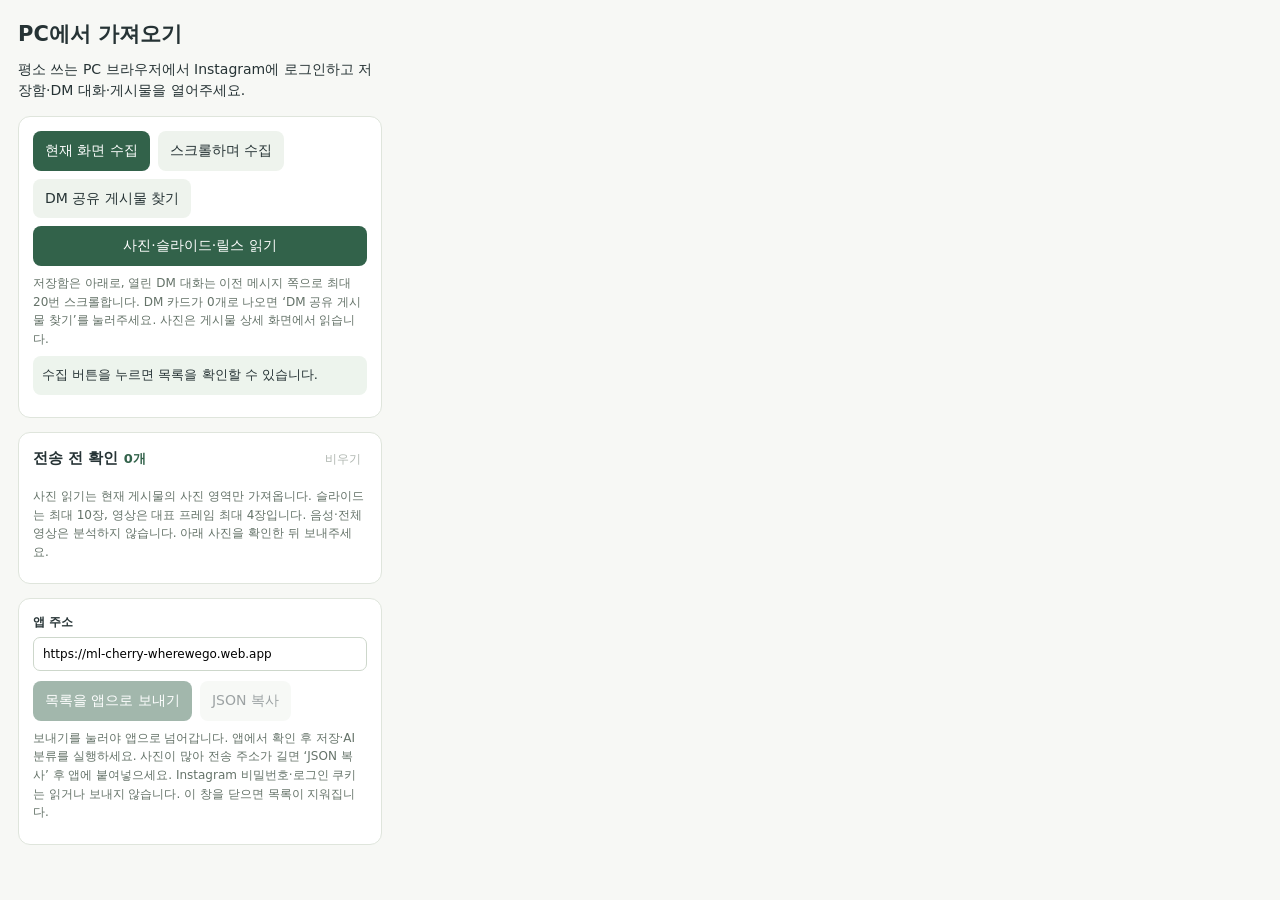
<file: extension/popup.html>
<!doctype html>
<html lang="ko"><head><meta charset="utf-8"><meta name="viewport" content="width=device-width,initial-scale=1"><title>Wherewego PC 수집</title><link rel="stylesheet" href="popup.css"></head>
<body><header><h1>PC에서 가져오기</h1><p>평소 쓰는 PC 브라우저에서 Instagram에 로그인하고 저장함·DM 대화·게시물을 열어주세요.</p></header>
<section aria-label="수집"><div class="actions"><button id="captureCurrent" type="button">현재 화면 수집</button><button id="captureScroll" type="button" class="secondary">스크롤하며 수집</button><button id="captureDm" type="button" class="secondary">DM 공유 게시물 찾기</button><button id="captureMedia" type="button">사진·슬라이드·릴스 읽기</button></div>
<p class="hint">저장함은 아래로, 열린 DM 대화는 이전 메시지 쪽으로 최대 20번 스크롤합니다. DM 카드가 0개로 나오면 ‘DM 공유 게시물 찾기’를 눌러주세요. 사진은 게시물 상세 화면에서 읽습니다.</p>
<p id="status" role="status" aria-live="polite">수집 버튼을 누르면 목록을 확인할 수 있습니다.</p></section>
<section aria-label="전송 전 확인"><div class="review-heading"><h2>전송 전 확인 <span id="count">0개</span></h2><button id="clear" type="button" class="text-button" disabled>비우기</button></div>
<ul id="review" aria-label="수집된 항목"></ul><p class="hint">사진 읽기는 현재 게시물의 사진 영역만 가져옵니다. 슬라이드는 최대 10장, 영상은 대표 프레임 최대 4장입니다. 음성·전체 영상은 분석하지 않습니다. 아래 사진을 확인한 뒤 보내주세요.</p></section>
<section aria-label="앱으로 가져오기"><label for="appUrl">앱 주소</label><input id="appUrl" type="url" value="https://ml-cherry-wherewego.web.app" spellcheck="false">
<div class="actions"><button id="send" type="button" disabled>목록을 앱으로 보내기</button><button id="copy" type="button" class="secondary" disabled>JSON 복사</button></div>
<p class="hint">보내기를 눌러야 앱으로 넘어갑니다. 앱에서 확인 후 저장·AI 분류를 실행하세요. 사진이 많아 전송 주소가 길면 ‘JSON 복사’ 후 앱에 붙여넣으세요. Instagram 비밀번호·로그인 쿠키는 읽거나 보내지 않습니다. 이 창을 닫으면 목록이 지워집니다.</p></section>
<script src="popup.js"></script></body></html>
</file>
<file: extension/popup.css>
*{box-sizing:border-box}body{width:400px;margin:0;padding:18px;font:14px/1.55 system-ui,-apple-system,sans-serif;color:#263335;background:#f7f8f5}h1{margin:0 0 8px;font-size:21px}h2{margin:0;font-size:15px}p{margin:8px 0}section{margin-top:14px;padding:14px;background:white;border:1px solid #dfe5dc;border-radius:12px}.actions{display:flex;gap:8px;flex-wrap:wrap}button{font:inherit;padding:9px 12px;border:0;border-radius:8px;background:#32624a;color:white;cursor:pointer}button.secondary{background:#eef3ed;color:#263335}button:disabled{opacity:.45;cursor:default}.hint{font-size:12px;color:#657369}#status{padding:9px;background:#edf4ed;border-radius:8px;font-size:13px}#status.error{background:#fff0ec;color:#a33828}.review-heading{display:flex;justify-content:space-between;align-items:center}#count{color:#32624a;font-size:13px}#review{list-style:none;padding:0;margin:8px 0;max-height:220px;overflow:auto}#review li{position:relative;padding:10px 50px 10px 0;border-bottom:1px solid #e7ebe5;overflow-wrap:anywhere}#review strong{display:block;font-size:13px}#review span{display:block;font-size:11px;color:#637167}#review small{font-size:11px;color:#637167}.remove{position:absolute;right:0;top:10px;padding:4px 6px;font-size:11px;background:#f2f3ef;color:#506052}.text-button{padding:3px 6px;background:none;color:#506052;font-size:12px}label{display:block;margin:0 0 5px;font-size:12px;font-weight:600}input{width:100%;margin-bottom:10px;border:1px solid #cdd7cb;border-radius:7px;padding:9px;font:12px system-ui}button:focus-visible,input:focus-visible{outline:2px solid #6e9e74;outline-offset:2px}
details{font-size:12px;margin-top:4px}summary{cursor:pointer;color:#32624a}details p{color:#506052;white-space:pre-wrap}
.media-previews{display:flex;gap:5px;overflow-x:auto;margin:8px 0}.media-previews img{width:65px;height:65px;object-fit:contain;flex:0 0 65px;border:1px solid #dfe5dc;border-radius:6px;background:#f7f8f5}#captureMedia{width:100%}
</file>
